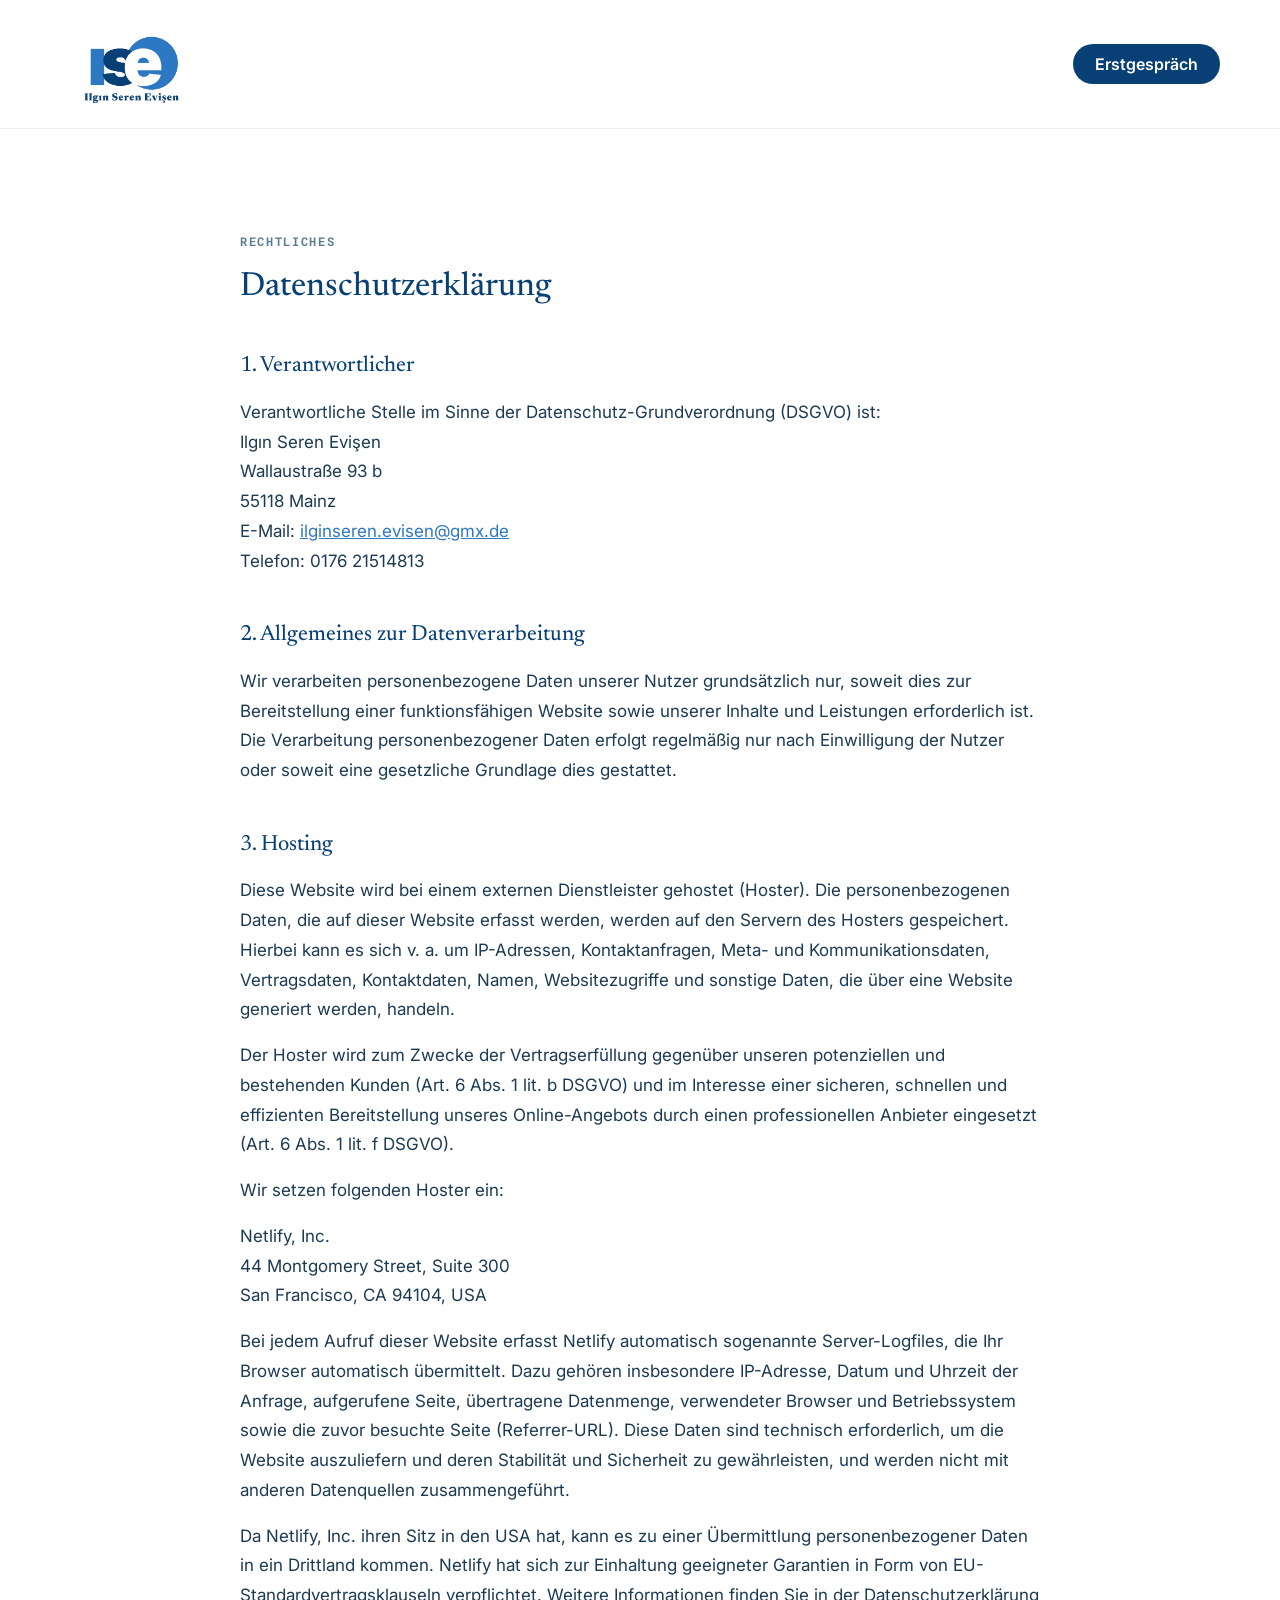
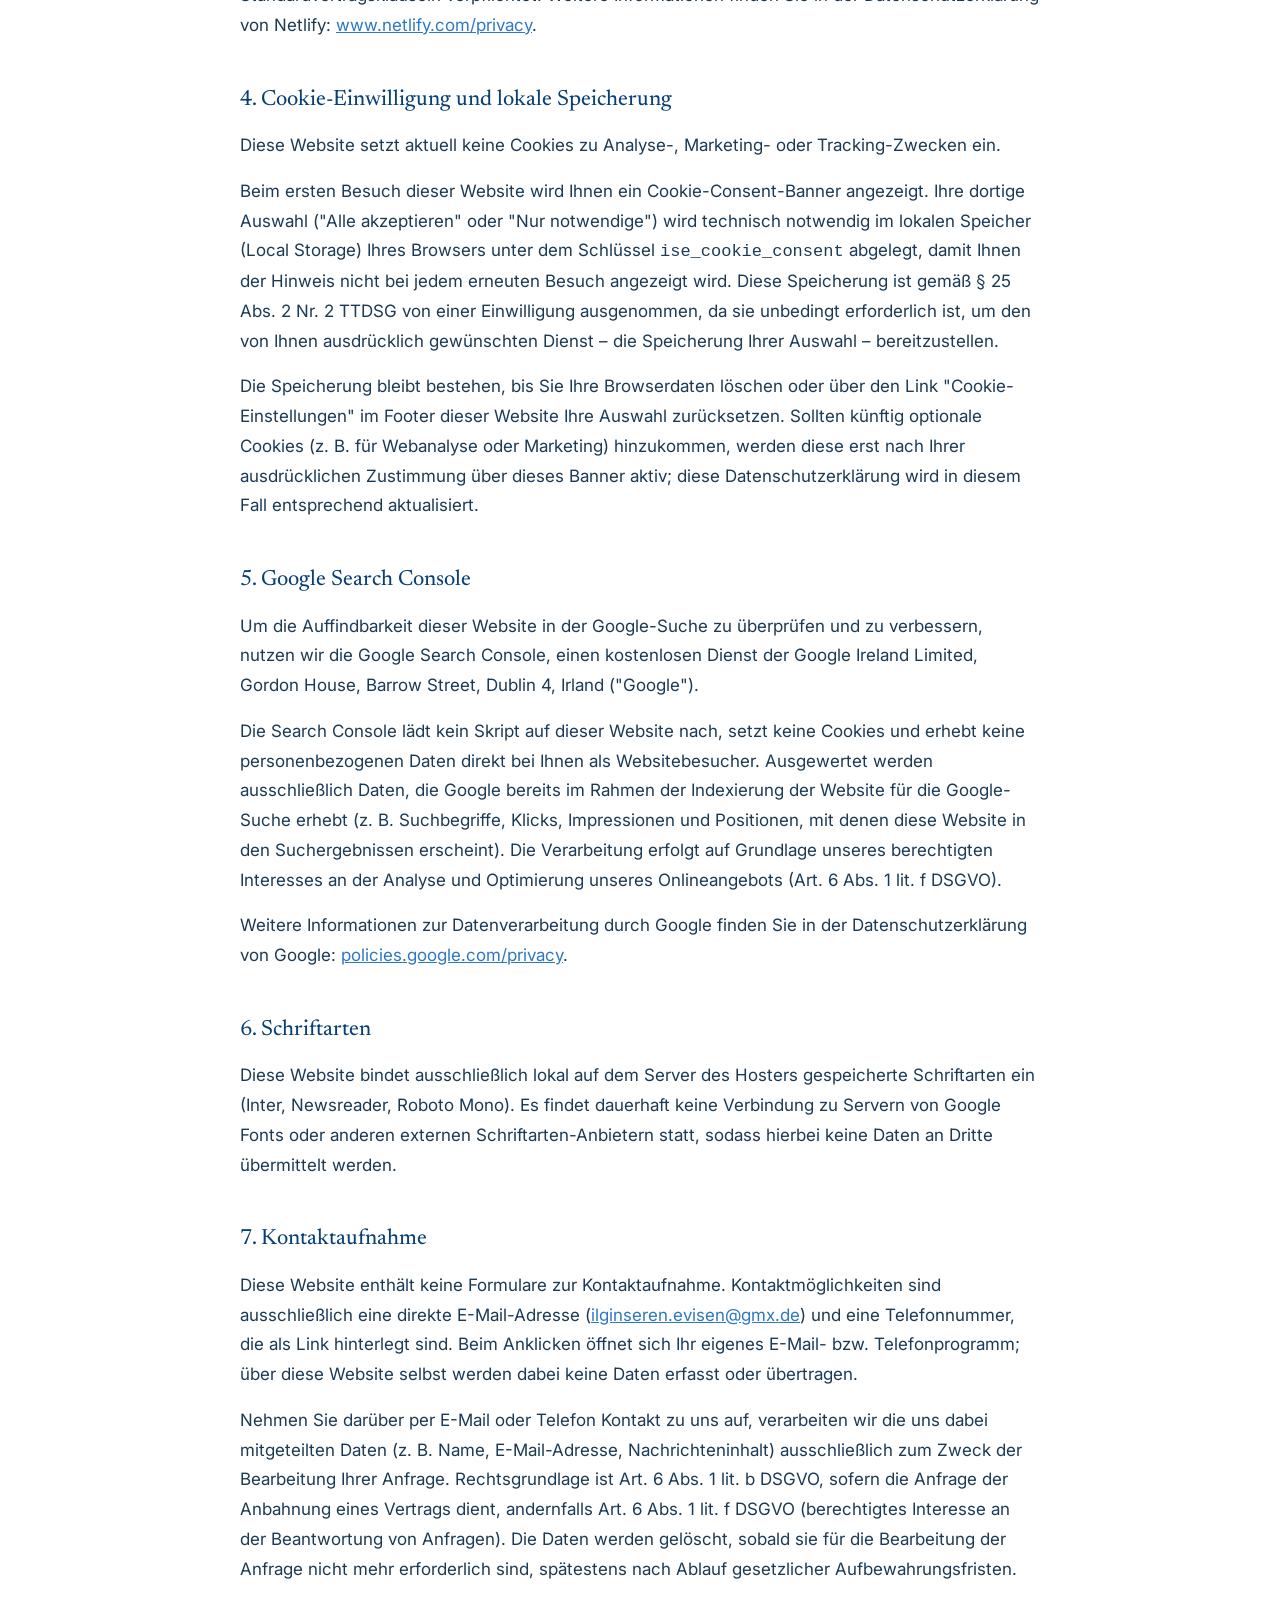
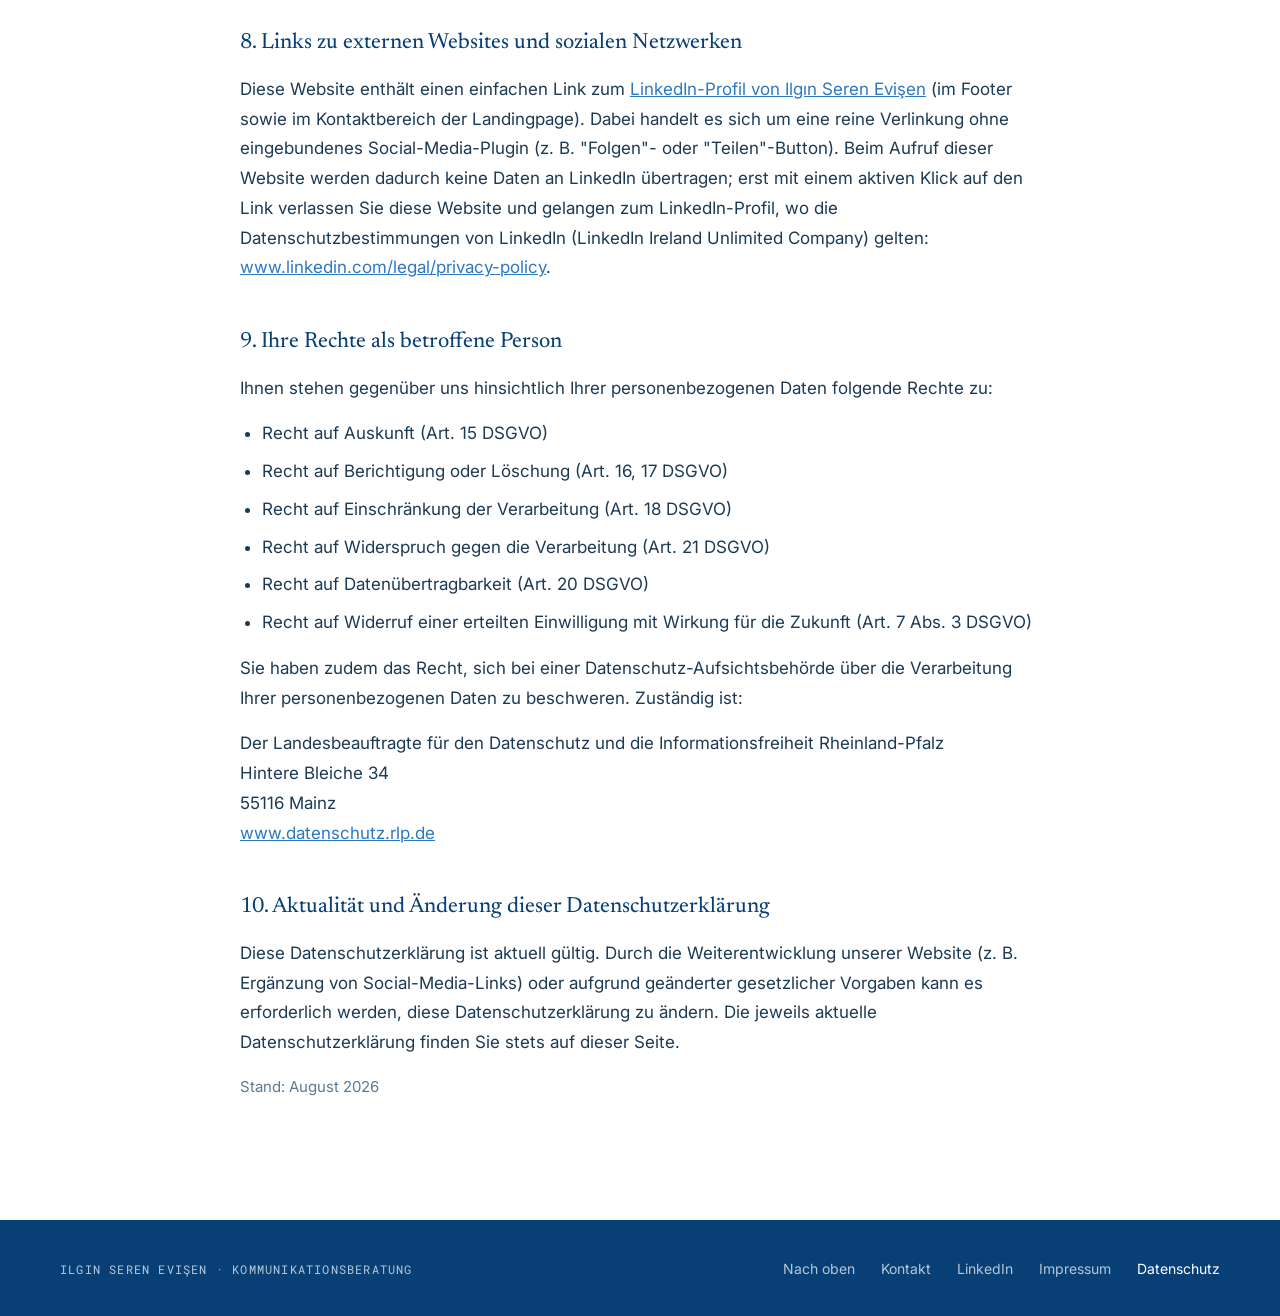
<file: datenschutz.html>
<!DOCTYPE html>
<html lang="de">
<head>
<meta charset="utf-8">
<meta name="viewport" content="width=device-width, initial-scale=1">
<title>Datenschutzerklärung — Ilgın Seren Evişen</title>
<meta name="description" content="Datenschutzerklärung von Ilgın Seren Evişen, Kommunikationsberatung für IT-, Software- und SaaS-Unternehmen.">
<meta name="robots" content="noindex, follow">
<link rel="stylesheet" href="_ds/ise-ilg-n-seren-evi-en-design-system-fe05c0d5-f8b4-4e3a-a51b-b6fa12ef5c49/fonts/fonts.css">
<link rel="stylesheet" href="_ds/ise-ilg-n-seren-evi-en-design-system-fe05c0d5-f8b4-4e3a-a51b-b6fa12ef5c49/tokens/colors.css">
<link rel="stylesheet" href="_ds/ise-ilg-n-seren-evi-en-design-system-fe05c0d5-f8b4-4e3a-a51b-b6fa12ef5c49/tokens/typography.css">
<link rel="stylesheet" href="_ds/ise-ilg-n-seren-evi-en-design-system-fe05c0d5-f8b4-4e3a-a51b-b6fa12ef5c49/tokens/spacing.css">
<link rel="stylesheet" href="_ds/ise-ilg-n-seren-evi-en-design-system-fe05c0d5-f8b4-4e3a-a51b-b6fa12ef5c49/tokens/shadows.css">
<link rel="stylesheet" href="_ds/ise-ilg-n-seren-evi-en-design-system-fe05c0d5-f8b4-4e3a-a51b-b6fa12ef5c49/styles.css">
<style>
html{scroll-behavior:smooth}
body{margin:0;background:#fff;color:var(--color-text-body);font-family:var(--font-body);-webkit-font-smoothing:antialiased}
a{color:var(--color-link);text-decoration:none}
a:hover{color:var(--color-link-hover)}
.legal a{color:var(--ise-blue);text-decoration:underline}
.legal a:hover{color:var(--ise-navy)}
.legal h2{font-family:var(--font-display);font-weight:450;font-size:22px;color:var(--ise-navy);margin:40px 0 12px}
.legal h2:first-of-type{margin-top:0}
.legal h3{font-family:var(--font-display);font-weight:450;font-size:18px;color:var(--ise-navy);margin:24px 0 10px}
.legal p{margin:0 0 16px}
.legal ul{margin:0 0 16px;padding-left:22px}
.legal li{margin:0 0 8px}
@media (max-width:900px){
  [data-headbar]{padding:10px 20px !important}
  [data-headbar] img{height:64px !important}
  [data-pad]{padding-left:20px !important;padding-right:20px !important;padding-top:56px !important;padding-bottom:56px !important}
}
</style>
</head>
<body>

<div style="width:100%;overflow-x:hidden">

<header style="position:sticky;top:0;z-index:50;background:rgba(255,255,255,.92);backdrop-filter:saturate(1.2);border-bottom:1px solid var(--ise-navy-08)">
  <div data-headbar style="max-width:1160px;margin:0 auto;padding:14px 32px;display:flex;align-items:center;justify-content:space-between;gap:24px">
    <a href="index.html#start" style="display:flex;align-items:center"><img src="assets/ise-logo-full-color.png" alt="Ilgın Seren Evişen" style="height:100px;width:auto;display:block"></a>
    <a href="index.html#kontakt" style="display:inline-flex;align-items:center;padding:10px 22px;border-radius:var(--radius-pill);background:var(--ise-navy);color:#fff;font-size:16px;font-weight:600">Erstgespräch</a>
  </div>
</header>

<section>
  <div style="max-width:800px;margin:0 auto;padding:104px 32px" data-pad>
    <div style="font-family:var(--font-mono);font-size:12px;letter-spacing:.14em;text-transform:uppercase;font-weight:700;color:var(--color-text-muted);margin-bottom:20px">Rechtliches</div>
    <h1 style="font-family:var(--font-display);font-weight:450;font-size:var(--text-h2);line-height:1.15;color:var(--ise-navy);margin:0 0 40px">Datenschutzerklärung</h1>

    <div class="legal" style="font-size:17px;line-height:1.75">

      <h2>1. Verantwortlicher</h2>
      <p>
        Verantwortliche Stelle im Sinne der Datenschutz-Grundverordnung (DSGVO) ist:<br>
        Ilgın Seren Evişen<br>
        Wallaustraße 93 b<br>
        55118 Mainz<br>
        E-Mail: <a href="mailto:ilginseren.evisen@gmx.de">ilginseren.evisen@gmx.de</a><br>
        Telefon: 0176 21514813
      </p>

      <h2>2. Allgemeines zur Datenverarbeitung</h2>
      <p>Wir verarbeiten personenbezogene Daten unserer Nutzer grundsätzlich nur, soweit dies zur Bereitstellung einer funktionsfähigen Website sowie unserer Inhalte und Leistungen erforderlich ist. Die Verarbeitung personenbezogener Daten erfolgt regelmäßig nur nach Einwilligung der Nutzer oder soweit eine gesetzliche Grundlage dies gestattet.</p>

      <h2>3. Hosting</h2>
      <p>Diese Website wird bei einem externen Dienstleister gehostet (Hoster). Die personenbezogenen Daten, die auf dieser Website erfasst werden, werden auf den Servern des Hosters gespeichert. Hierbei kann es sich v. a. um IP-Adressen, Kontaktanfragen, Meta- und Kommunikationsdaten, Vertragsdaten, Kontaktdaten, Namen, Websitezugriffe und sonstige Daten, die über eine Website generiert werden, handeln.</p>
      <p>Der Hoster wird zum Zwecke der Vertragserfüllung gegenüber unseren potenziellen und bestehenden Kunden (Art. 6 Abs. 1 lit. b DSGVO) und im Interesse einer sicheren, schnellen und effizienten Bereitstellung unseres Online-Angebots durch einen professionellen Anbieter eingesetzt (Art. 6 Abs. 1 lit. f DSGVO).</p>
      <p>Wir setzen folgenden Hoster ein:</p>
      <p>
        Netlify, Inc.<br>
        44 Montgomery Street, Suite 300<br>
        San Francisco, CA 94104, USA
      </p>
      <p>Bei jedem Aufruf dieser Website erfasst Netlify automatisch sogenannte Server-Logfiles, die Ihr Browser automatisch übermittelt. Dazu gehören insbesondere IP-Adresse, Datum und Uhrzeit der Anfrage, aufgerufene Seite, übertragene Datenmenge, verwendeter Browser und Betriebssystem sowie die zuvor besuchte Seite (Referrer-URL). Diese Daten sind technisch erforderlich, um die Website auszuliefern und deren Stabilität und Sicherheit zu gewährleisten, und werden nicht mit anderen Datenquellen zusammengeführt.</p>
      <p>Da Netlify, Inc. ihren Sitz in den USA hat, kann es zu einer Übermittlung personenbezogener Daten in ein Drittland kommen. Netlify hat sich zur Einhaltung geeigneter Garantien in Form von EU-Standardvertragsklauseln verpflichtet. Weitere Informationen finden Sie in der Datenschutzerklärung von Netlify: <a href="https://www.netlify.com/privacy/" target="_blank" rel="noopener">www.netlify.com/privacy</a>.</p>

      <h2>4. Cookie-Einwilligung und lokale Speicherung</h2>
      <p>Diese Website setzt aktuell keine Cookies zu Analyse-, Marketing- oder Tracking-Zwecken ein.</p>
      <p>Beim ersten Besuch dieser Website wird Ihnen ein Cookie-Consent-Banner angezeigt. Ihre dortige Auswahl ("Alle akzeptieren" oder "Nur notwendige") wird technisch notwendig im lokalen Speicher (Local Storage) Ihres Browsers unter dem Schlüssel <code>ise_cookie_consent</code> abgelegt, damit Ihnen der Hinweis nicht bei jedem erneuten Besuch angezeigt wird. Diese Speicherung ist gemäß § 25 Abs. 2 Nr. 2 TTDSG von einer Einwilligung ausgenommen, da sie unbedingt erforderlich ist, um den von Ihnen ausdrücklich gewünschten Dienst – die Speicherung Ihrer Auswahl – bereitzustellen.</p>
      <p>Die Speicherung bleibt bestehen, bis Sie Ihre Browserdaten löschen oder über den Link "Cookie-Einstellungen" im Footer dieser Website Ihre Auswahl zurücksetzen. Sollten künftig optionale Cookies (z.&nbsp;B. für Webanalyse oder Marketing) hinzukommen, werden diese erst nach Ihrer ausdrücklichen Zustimmung über dieses Banner aktiv; diese Datenschutzerklärung wird in diesem Fall entsprechend aktualisiert.</p>

      <h2>5. Google Search Console</h2>
      <p>Um die Auffindbarkeit dieser Website in der Google-Suche zu überprüfen und zu verbessern, nutzen wir die Google Search Console, einen kostenlosen Dienst der Google Ireland Limited, Gordon House, Barrow Street, Dublin 4, Irland ("Google").</p>
      <p>Die Search Console lädt kein Skript auf dieser Website nach, setzt keine Cookies und erhebt keine personenbezogenen Daten direkt bei Ihnen als Websitebesucher. Ausgewertet werden ausschließlich Daten, die Google bereits im Rahmen der Indexierung der Website für die Google-Suche erhebt (z. B. Suchbegriffe, Klicks, Impressionen und Positionen, mit denen diese Website in den Suchergebnissen erscheint). Die Verarbeitung erfolgt auf Grundlage unseres berechtigten Interesses an der Analyse und Optimierung unseres Onlineangebots (Art. 6 Abs. 1 lit. f DSGVO).</p>
      <p>Weitere Informationen zur Datenverarbeitung durch Google finden Sie in der Datenschutzerklärung von Google: <a href="https://policies.google.com/privacy" target="_blank" rel="noopener">policies.google.com/privacy</a>.</p>

      <h2>6. Schriftarten</h2>
      <p>Diese Website bindet ausschließlich lokal auf dem Server des Hosters gespeicherte Schriftarten ein (Inter, Newsreader, Roboto Mono). Es findet dauerhaft keine Verbindung zu Servern von Google Fonts oder anderen externen Schriftarten-Anbietern statt, sodass hierbei keine Daten an Dritte übermittelt werden.</p>

      <h2>7. Kontaktaufnahme</h2>
      <p>Diese Website enthält keine Formulare zur Kontaktaufnahme. Kontaktmöglichkeiten sind ausschließlich eine direkte E-Mail-Adresse (<a href="mailto:ilginseren.evisen@gmx.de">ilginseren.evisen@gmx.de</a>) und eine Telefonnummer, die als Link hinterlegt sind. Beim Anklicken öffnet sich Ihr eigenes E-Mail- bzw. Telefonprogramm; über diese Website selbst werden dabei keine Daten erfasst oder übertragen.</p>
      <p>Nehmen Sie darüber per E-Mail oder Telefon Kontakt zu uns auf, verarbeiten wir die uns dabei mitgeteilten Daten (z. B. Name, E-Mail-Adresse, Nachrichteninhalt) ausschließlich zum Zweck der Bearbeitung Ihrer Anfrage. Rechtsgrundlage ist Art. 6 Abs. 1 lit. b DSGVO, sofern die Anfrage der Anbahnung eines Vertrags dient, andernfalls Art. 6 Abs. 1 lit. f DSGVO (berechtigtes Interesse an der Beantwortung von Anfragen). Die Daten werden gelöscht, sobald sie für die Bearbeitung der Anfrage nicht mehr erforderlich sind, spätestens nach Ablauf gesetzlicher Aufbewahrungsfristen.</p>

      <h2>8. Links zu externen Websites und sozialen Netzwerken</h2>
      <p>Diese Website enthält einen einfachen Link zum <a href="https://www.linkedin.com/in/ilg%C4%B1n-seren-evi%C5%9Fen-467279132/" target="_blank" rel="noopener noreferrer">LinkedIn-Profil von Ilgın Seren Evişen</a> (im Footer sowie im Kontaktbereich der Landingpage). Dabei handelt es sich um eine reine Verlinkung ohne eingebundenes Social-Media-Plugin (z. B. "Folgen"- oder "Teilen"-Button). Beim Aufruf dieser Website werden dadurch keine Daten an LinkedIn übertragen; erst mit einem aktiven Klick auf den Link verlassen Sie diese Website und gelangen zum LinkedIn-Profil, wo die Datenschutzbestimmungen von LinkedIn (LinkedIn Ireland Unlimited Company) gelten: <a href="https://www.linkedin.com/legal/privacy-policy" target="_blank" rel="noopener">www.linkedin.com/legal/privacy-policy</a>.</p>

      <h2>9. Ihre Rechte als betroffene Person</h2>
      <p>Ihnen stehen gegenüber uns hinsichtlich Ihrer personenbezogenen Daten folgende Rechte zu:</p>
      <ul>
        <li>Recht auf Auskunft (Art. 15 DSGVO)</li>
        <li>Recht auf Berichtigung oder Löschung (Art. 16, 17 DSGVO)</li>
        <li>Recht auf Einschränkung der Verarbeitung (Art. 18 DSGVO)</li>
        <li>Recht auf Widerspruch gegen die Verarbeitung (Art. 21 DSGVO)</li>
        <li>Recht auf Datenübertragbarkeit (Art. 20 DSGVO)</li>
        <li>Recht auf Widerruf einer erteilten Einwilligung mit Wirkung für die Zukunft (Art. 7 Abs. 3 DSGVO)</li>
      </ul>
      <p>Sie haben zudem das Recht, sich bei einer Datenschutz-Aufsichtsbehörde über die Verarbeitung Ihrer personenbezogenen Daten zu beschweren. Zuständig ist:</p>
      <p>
        Der Landesbeauftragte für den Datenschutz und die Informationsfreiheit Rheinland-Pfalz<br>
        Hintere Bleiche 34<br>
        55116 Mainz<br>
        <a href="https://www.datenschutz.rlp.de" target="_blank" rel="noopener">www.datenschutz.rlp.de</a>
      </p>

      <h2>10. Aktualität und Änderung dieser Datenschutzerklärung</h2>
      <p>Diese Datenschutzerklärung ist aktuell gültig. Durch die Weiterentwicklung unserer Website (z. B. Ergänzung von Social-Media-Links) oder aufgrund geänderter gesetzlicher Vorgaben kann es erforderlich werden, diese Datenschutzerklärung zu ändern. Die jeweils aktuelle Datenschutzerklärung finden Sie stets auf dieser Seite.</p>
      <p style="color:var(--color-text-muted);font-size:15px">Stand: August 2026</p>

    </div>
  </div>
</section>

<footer style="background:var(--ise-navy)">
  <div style="max-width:1160px;margin:0 auto;padding:40px 32px;display:flex;align-items:center;justify-content:space-between;gap:24px;flex-wrap:wrap">
    <div style="font-family:var(--font-mono);font-size:12px;letter-spacing:.1em;text-transform:uppercase;color:rgba(255,255,255,.7)">Ilgın Seren Evişen · Kommunikationsberatung</div>
    <div style="display:flex;gap:26px">
      <a href="index.html#start" style="font-size:14px;color:rgba(255,255,255,.7)">Nach oben</a>
      <a href="index.html#kontakt" style="font-size:14px;color:rgba(255,255,255,.7)">Kontakt</a>
      <a href="https://www.linkedin.com/in/ilg%C4%B1n-seren-evi%C5%9Fen-467279132/" target="_blank" rel="noopener noreferrer" style="font-size:14px;color:rgba(255,255,255,.7)">LinkedIn</a>
      <a href="impressum.html" style="font-size:14px;color:rgba(255,255,255,.7)">Impressum</a>
      <a href="datenschutz.html" style="font-size:14px;color:#fff">Datenschutz</a>
    </div>
  </div>
</footer>

</div>
</body>
</html>
</file>
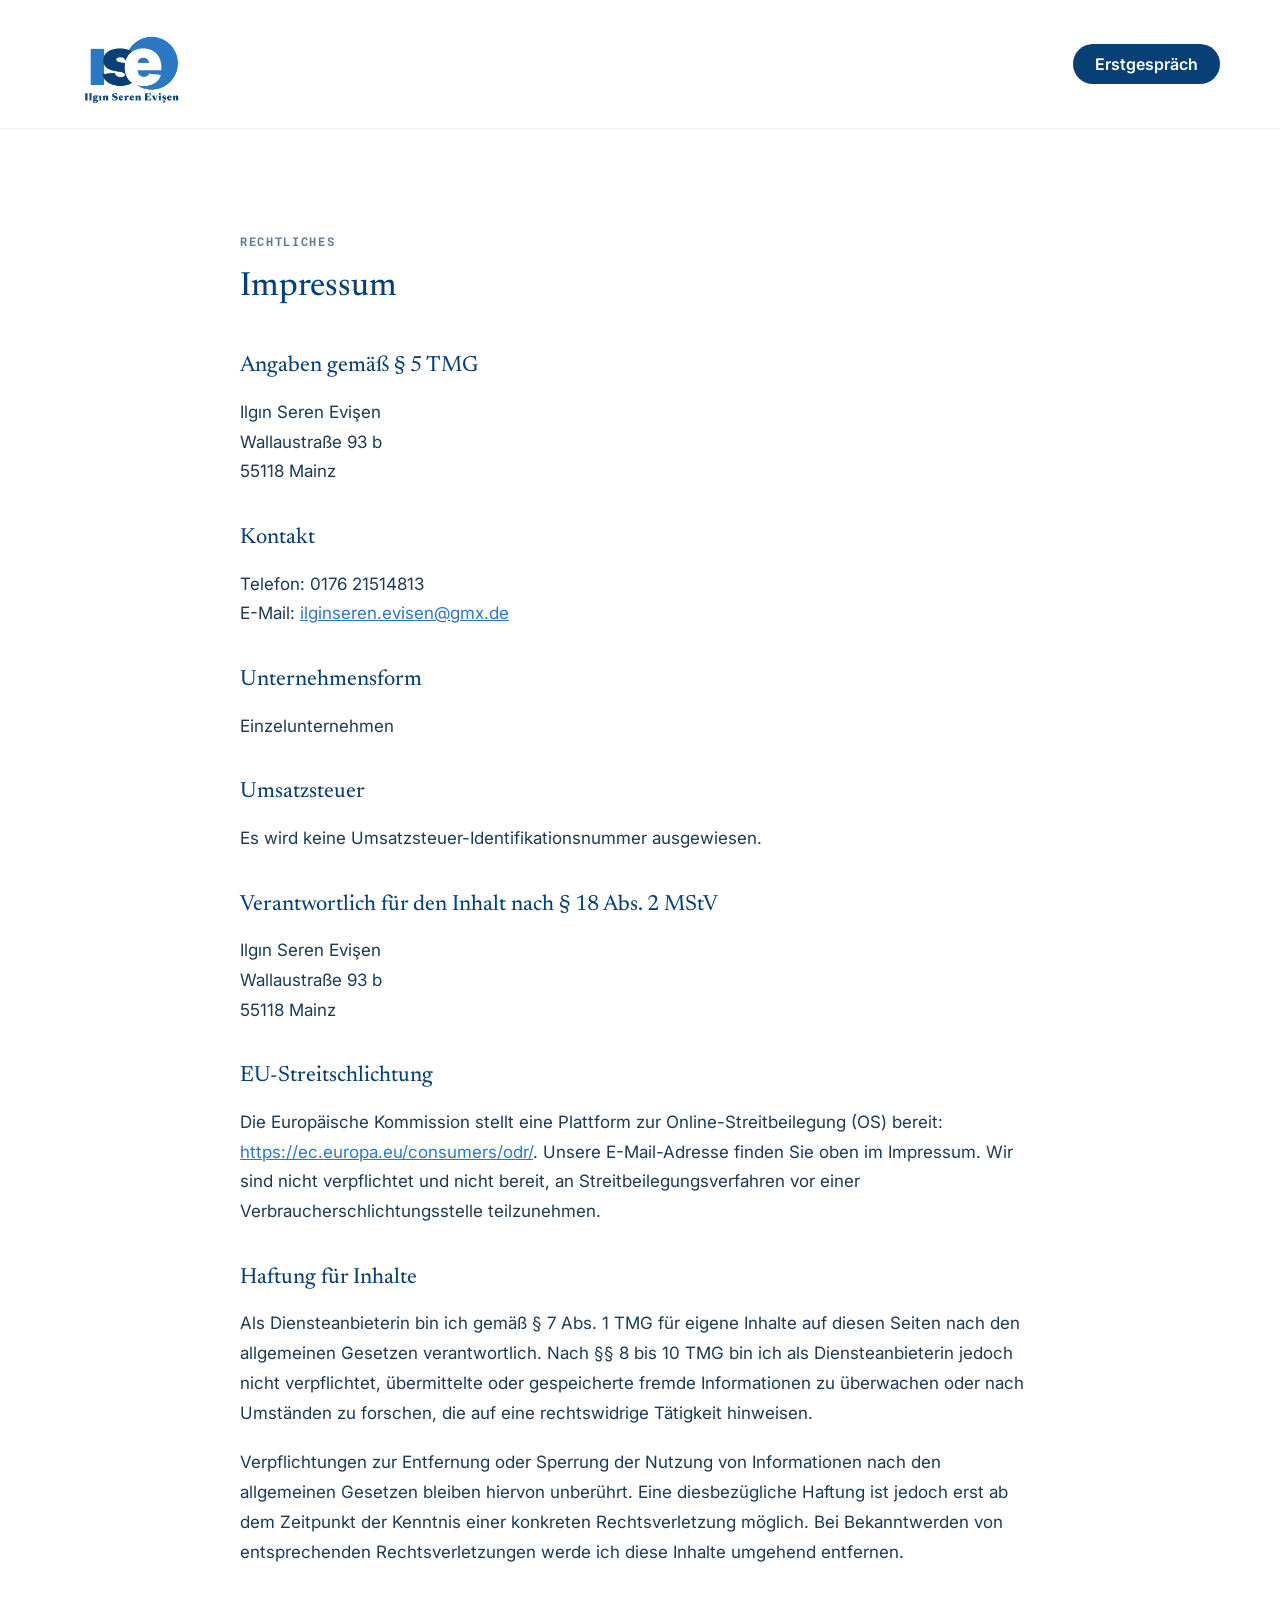
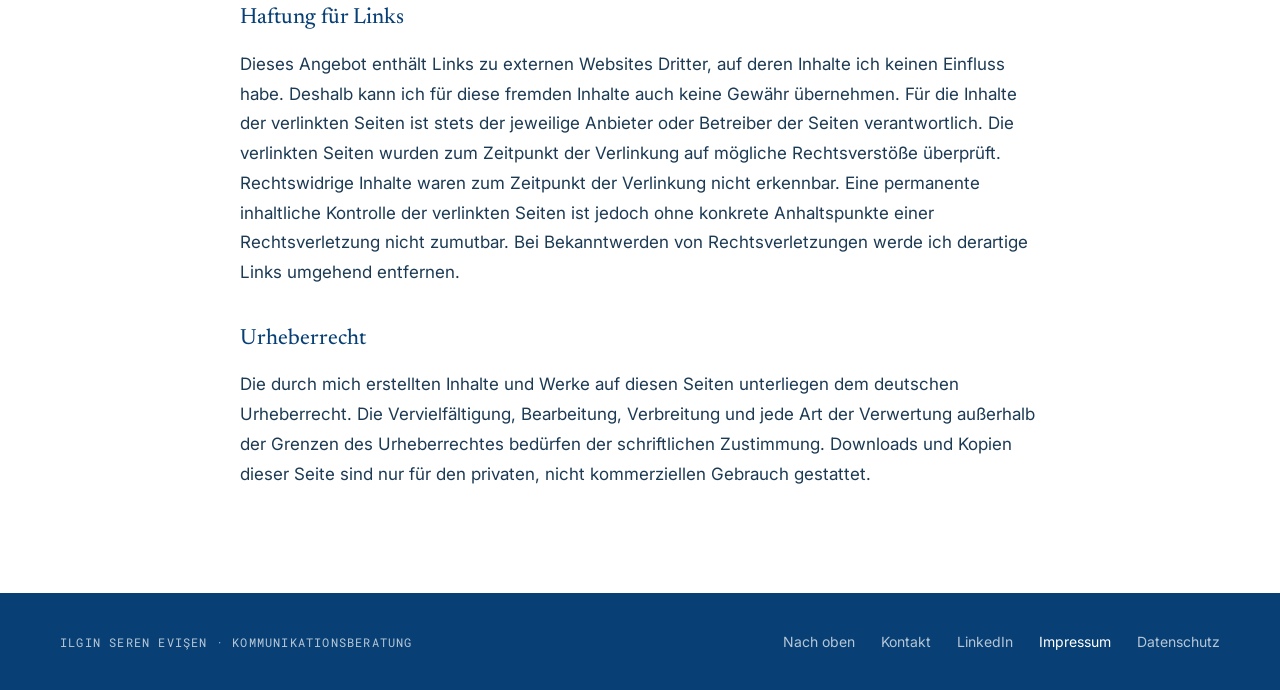
<file: impressum.html>
<!DOCTYPE html>
<html lang="de">
<head>
<meta charset="utf-8">
<meta name="viewport" content="width=device-width, initial-scale=1">
<title>Impressum — Ilgın Seren Evişen</title>
<meta name="description" content="Impressum von Ilgın Seren Evişen, Kommunikationsberatung für IT-, Software- und SaaS-Unternehmen.">
<meta name="robots" content="noindex, follow">
<link rel="stylesheet" href="_ds/ise-ilg-n-seren-evi-en-design-system-fe05c0d5-f8b4-4e3a-a51b-b6fa12ef5c49/fonts/fonts.css">
<link rel="stylesheet" href="_ds/ise-ilg-n-seren-evi-en-design-system-fe05c0d5-f8b4-4e3a-a51b-b6fa12ef5c49/tokens/colors.css">
<link rel="stylesheet" href="_ds/ise-ilg-n-seren-evi-en-design-system-fe05c0d5-f8b4-4e3a-a51b-b6fa12ef5c49/tokens/typography.css">
<link rel="stylesheet" href="_ds/ise-ilg-n-seren-evi-en-design-system-fe05c0d5-f8b4-4e3a-a51b-b6fa12ef5c49/tokens/spacing.css">
<link rel="stylesheet" href="_ds/ise-ilg-n-seren-evi-en-design-system-fe05c0d5-f8b4-4e3a-a51b-b6fa12ef5c49/tokens/shadows.css">
<link rel="stylesheet" href="_ds/ise-ilg-n-seren-evi-en-design-system-fe05c0d5-f8b4-4e3a-a51b-b6fa12ef5c49/styles.css">
<style>
html{scroll-behavior:smooth}
body{margin:0;background:#fff;color:var(--color-text-body);font-family:var(--font-body);-webkit-font-smoothing:antialiased}
a{color:var(--color-link);text-decoration:none}
a:hover{color:var(--color-link-hover)}
.legal a{color:var(--ise-blue);text-decoration:underline}
.legal a:hover{color:var(--ise-navy)}
@media (max-width:900px){
  [data-headbar]{padding:10px 20px !important}
  [data-headbar] img{height:64px !important}
  [data-pad]{padding-left:20px !important;padding-right:20px !important;padding-top:56px !important;padding-bottom:56px !important}
}
</style>
</head>
<body>

<div style="width:100%;overflow-x:hidden">

<header style="position:sticky;top:0;z-index:50;background:rgba(255,255,255,.92);backdrop-filter:saturate(1.2);border-bottom:1px solid var(--ise-navy-08)">
  <div data-headbar style="max-width:1160px;margin:0 auto;padding:14px 32px;display:flex;align-items:center;justify-content:space-between;gap:24px">
    <a href="index.html#start" style="display:flex;align-items:center"><img src="assets/ise-logo-full-color.png" alt="Ilgın Seren Evişen" style="height:100px;width:auto;display:block"></a>
    <a href="index.html#kontakt" style="display:inline-flex;align-items:center;padding:10px 22px;border-radius:var(--radius-pill);background:var(--ise-navy);color:#fff;font-size:16px;font-weight:600">Erstgespräch</a>
  </div>
</header>

<section>
  <div style="max-width:800px;margin:0 auto;padding:104px 32px" data-pad>
    <div style="font-family:var(--font-mono);font-size:12px;letter-spacing:.14em;text-transform:uppercase;font-weight:700;color:var(--color-text-muted);margin-bottom:20px">Rechtliches</div>
    <h1 style="font-family:var(--font-display);font-weight:450;font-size:var(--text-h2);line-height:1.15;color:var(--ise-navy);margin:0 0 40px">Impressum</h1>

    <div class="legal" style="font-size:17px;line-height:1.75">

      <h2 style="font-family:var(--font-display);font-weight:450;font-size:22px;color:var(--ise-navy);margin:0 0 12px">Angaben gemäß § 5 TMG</h2>
      <p style="margin:0 0 32px">
        Ilgın Seren Evişen<br>
        Wallaustraße 93 b<br>
        55118 Mainz
      </p>

      <h2 style="font-family:var(--font-display);font-weight:450;font-size:22px;color:var(--ise-navy);margin:0 0 12px">Kontakt</h2>
      <p style="margin:0 0 32px">
        Telefon: 0176 21514813<br>
        E-Mail: <a href="mailto:ilginseren.evisen@gmx.de">ilginseren.evisen@gmx.de</a>
      </p>

      <h2 style="font-family:var(--font-display);font-weight:450;font-size:22px;color:var(--ise-navy);margin:0 0 12px">Unternehmensform</h2>
      <p style="margin:0 0 32px">Einzelunternehmen</p>

      <h2 style="font-family:var(--font-display);font-weight:450;font-size:22px;color:var(--ise-navy);margin:0 0 12px">Umsatzsteuer</h2>
      <p style="margin:0 0 32px">Es wird keine Umsatzsteuer-Identifikationsnummer ausgewiesen.</p>

      <h2 style="font-family:var(--font-display);font-weight:450;font-size:22px;color:var(--ise-navy);margin:0 0 12px">Verantwortlich für den Inhalt nach § 18 Abs. 2 MStV</h2>
      <p style="margin:0 0 32px">
        Ilgın Seren Evişen<br>
        Wallaustraße 93 b<br>
        55118 Mainz
      </p>

      <h2 style="font-family:var(--font-display);font-weight:450;font-size:22px;color:var(--ise-navy);margin:0 0 12px">EU-Streitschlichtung</h2>
      <p style="margin:0 0 32px">Die Europäische Kommission stellt eine Plattform zur Online-Streitbeilegung (OS) bereit: <a href="https://ec.europa.eu/consumers/odr/" target="_blank" rel="noopener">https://ec.europa.eu/consumers/odr/</a>. Unsere E-Mail-Adresse finden Sie oben im Impressum. Wir sind nicht verpflichtet und nicht bereit, an Streitbeilegungsverfahren vor einer Verbraucherschlichtungsstelle teilzunehmen.</p>

      <h2 style="font-family:var(--font-display);font-weight:450;font-size:22px;color:var(--ise-navy);margin:0 0 12px">Haftung für Inhalte</h2>
      <p style="margin:0 0 20px">Als Diensteanbieterin bin ich gemäß § 7 Abs. 1 TMG für eigene Inhalte auf diesen Seiten nach den allgemeinen Gesetzen verantwortlich. Nach §§ 8 bis 10 TMG bin ich als Diensteanbieterin jedoch nicht verpflichtet, übermittelte oder gespeicherte fremde Informationen zu überwachen oder nach Umständen zu forschen, die auf eine rechtswidrige Tätigkeit hinweisen.</p>
      <p style="margin:0 0 32px">Verpflichtungen zur Entfernung oder Sperrung der Nutzung von Informationen nach den allgemeinen Gesetzen bleiben hiervon unberührt. Eine diesbezügliche Haftung ist jedoch erst ab dem Zeitpunkt der Kenntnis einer konkreten Rechtsverletzung möglich. Bei Bekanntwerden von entsprechenden Rechtsverletzungen werde ich diese Inhalte umgehend entfernen.</p>

      <h2 style="font-family:var(--font-display);font-weight:450;font-size:22px;color:var(--ise-navy);margin:0 0 12px">Haftung für Links</h2>
      <p style="margin:0 0 32px">Dieses Angebot enthält Links zu externen Websites Dritter, auf deren Inhalte ich keinen Einfluss habe. Deshalb kann ich für diese fremden Inhalte auch keine Gewähr übernehmen. Für die Inhalte der verlinkten Seiten ist stets der jeweilige Anbieter oder Betreiber der Seiten verantwortlich. Die verlinkten Seiten wurden zum Zeitpunkt der Verlinkung auf mögliche Rechtsverstöße überprüft. Rechtswidrige Inhalte waren zum Zeitpunkt der Verlinkung nicht erkennbar. Eine permanente inhaltliche Kontrolle der verlinkten Seiten ist jedoch ohne konkrete Anhaltspunkte einer Rechtsverletzung nicht zumutbar. Bei Bekanntwerden von Rechtsverletzungen werde ich derartige Links umgehend entfernen.</p>

      <h2 style="font-family:var(--font-display);font-weight:450;font-size:22px;color:var(--ise-navy);margin:0 0 12px">Urheberrecht</h2>
      <p style="margin:0">Die durch mich erstellten Inhalte und Werke auf diesen Seiten unterliegen dem deutschen Urheberrecht. Die Vervielfältigung, Bearbeitung, Verbreitung und jede Art der Verwertung außerhalb der Grenzen des Urheberrechtes bedürfen der schriftlichen Zustimmung. Downloads und Kopien dieser Seite sind nur für den privaten, nicht kommerziellen Gebrauch gestattet.</p>

    </div>
  </div>
</section>

<footer style="background:var(--ise-navy)">
  <div style="max-width:1160px;margin:0 auto;padding:40px 32px;display:flex;align-items:center;justify-content:space-between;gap:24px;flex-wrap:wrap">
    <div style="font-family:var(--font-mono);font-size:12px;letter-spacing:.1em;text-transform:uppercase;color:rgba(255,255,255,.7)">Ilgın Seren Evişen · Kommunikationsberatung</div>
    <div style="display:flex;gap:26px">
      <a href="index.html#start" style="font-size:14px;color:rgba(255,255,255,.7)">Nach oben</a>
      <a href="index.html#kontakt" style="font-size:14px;color:rgba(255,255,255,.7)">Kontakt</a>
      <a href="https://www.linkedin.com/in/ilg%C4%B1n-seren-evi%C5%9Fen-467279132/" target="_blank" rel="noopener noreferrer" style="font-size:14px;color:rgba(255,255,255,.7)">LinkedIn</a>
      <a href="impressum.html" style="font-size:14px;color:#fff">Impressum</a>
      <a href="datenschutz.html" style="font-size:14px;color:rgba(255,255,255,.7)">Datenschutz</a>
    </div>
  </div>
</footer>

</div>
</body>
</html>
</file>
<file: _ds/ise-ilg-n-seren-evi-en-design-system-fe05c0d5-f8b4-4e3a-a51b-b6fa12ef5c49/fonts/fonts.css>
@font-face{font-family:"Newsreader";src:url("../fonts/Newsreader-VariableFont_opsz,wght.ttf") format("truetype-variations");font-weight:200 800;font-style:normal;font-optical-sizing:auto}
@font-face{font-family:"Newsreader";src:url("../fonts/Newsreader-Italic-VariableFont_opsz,wght.ttf") format("truetype-variations");font-weight:200 800;font-style:italic;font-optical-sizing:auto}
@font-face{font-family:"Inter";src:url("../fonts/Inter-VariableFont_opsz,wght.ttf") format("truetype-variations");font-weight:100 900;font-style:normal;font-optical-sizing:auto}
@font-face{font-family:"Inter";src:url("../fonts/Inter-Italic-VariableFont_opsz,wght.ttf") format("truetype-variations");font-weight:100 900;font-style:italic;font-optical-sizing:auto}
@font-face{font-family:"Roboto Mono";src:url("../fonts/RobotoMono-VariableFont_wght.ttf") format("truetype-variations");font-weight:100 700;font-style:normal}
@font-face{font-family:"Roboto Mono";src:url("../fonts/RobotoMono-Italic-VariableFont_wght.ttf") format("truetype-variations");font-weight:100 700;font-style:italic}
</file>
<file: _ds/ise-ilg-n-seren-evi-en-design-system-fe05c0d5-f8b4-4e3a-a51b-b6fa12ef5c49/tokens/colors.css>
:root{
--ise-navy:#084076;
--ise-blue:#2d78c2;
--ise-teal:#04979f;
--ise-gold:#efae0f;
--ise-mist:#f4f7fa;
--ise-bg-cyan:#edfcff;
--ise-bg-pink:#fff0f5;
--ise-black:#000000;
--ise-white:#ffffff;
--ise-navy-04:rgba(8,64,118,.04);
--ise-navy-08:rgba(8,64,118,.08);
--ise-navy-16:rgba(8,64,118,.16);
--ise-navy-32:rgba(8,64,118,.32);
--ise-blue-08:rgba(45,120,194,.08);
--ise-blue-16:rgba(45,120,194,.16);
--ise-blue-32:rgba(45,120,194,.32);
--ise-teal-08:rgba(4,151,159,.08);
--ise-teal-16:rgba(4,151,159,.16);
--ise-teal-32:rgba(4,151,159,.32);
--ise-gold-08:rgba(239,174,15,.08);
--ise-gold-16:rgba(239,174,15,.16);
--ise-gold-32:rgba(239,174,15,.32);
--color-bg:var(--ise-white);
--color-surface:var(--ise-mist);
--color-surface-cyan:var(--ise-bg-cyan);
--color-surface-pink:var(--ise-bg-pink);
--color-border:var(--ise-navy-16);
--color-text-heading:var(--ise-navy);
--color-text-body:#1c3a54;
--color-text-muted:#5c7a92;
--color-text-inverse:var(--ise-white);
--color-brand:var(--ise-blue);
--color-brand-strong:var(--ise-navy);
--color-accent-teal:var(--ise-teal);
--color-accent-gold:var(--ise-gold);
--color-link:var(--ise-blue);
--color-link-hover:var(--ise-navy);
}
</file>
<file: _ds/ise-ilg-n-seren-evi-en-design-system-fe05c0d5-f8b4-4e3a-a51b-b6fa12ef5c49/tokens/typography.css>
:root{
--font-display:"Newsreader",Georgia,serif;
--font-body:"Inter",-apple-system,sans-serif;
--font-mono:"Roboto Mono",monospace;
--text-h1:clamp(2.5rem,4vw,4rem);
--text-h2:clamp(1.75rem,2.6vw,2.5rem);
--text-h3:clamp(1.25rem,1.8vw,1.75rem);
--text-subline:.8125rem;
--text-body:1.0625rem;
--text-small:.875rem;
--text-mono:.9375rem;
--weight-display-regular:450;
--weight-display-bold:700;
--weight-body-regular:400;
--weight-body-medium:500;
--weight-body-semibold:600;
--leading-tight:1.1;
--leading-heading:1.2;
--leading-body:1.6;
--tracking-subline:.14em;
--tracking-mono:.02em;
}
</file>
<file: _ds/ise-ilg-n-seren-evi-en-design-system-fe05c0d5-f8b4-4e3a-a51b-b6fa12ef5c49/tokens/spacing.css>
:root{
--space-1:4px;
--space-2:8px;
--space-3:12px;
--space-4:16px;
--space-5:24px;
--space-6:32px;
--space-7:48px;
--space-8:64px;
--space-9:96px;
--radius-sm:10px;
--radius-md:16px;
--radius-lg:24px;
--radius-pill:999px;
}
</file>
<file: _ds/ise-ilg-n-seren-evi-en-design-system-fe05c0d5-f8b4-4e3a-a51b-b6fa12ef5c49/tokens/shadows.css>
:root{
--shadow-sm:0 2px 8px rgba(8,64,118,.08);
--shadow-md:0 8px 24px rgba(8,64,118,.10);
--shadow-lg:0 20px 48px rgba(8,64,118,.14);
--shadow-warm:0 10px 28px rgba(239,174,15,.16);
--shadow-teal:0 10px 28px rgba(4,151,159,.14);
--border-soft:1px solid var(--ise-navy-08);
}
</file>
<file: _ds/ise-ilg-n-seren-evi-en-design-system-fe05c0d5-f8b4-4e3a-a51b-b6fa12ef5c49/styles.css>
@import url("fonts/fonts.css");
@import url("tokens/colors.css");
@import url("tokens/typography.css");
@import url("tokens/spacing.css");
@import url("tokens/shadows.css");
</file>
